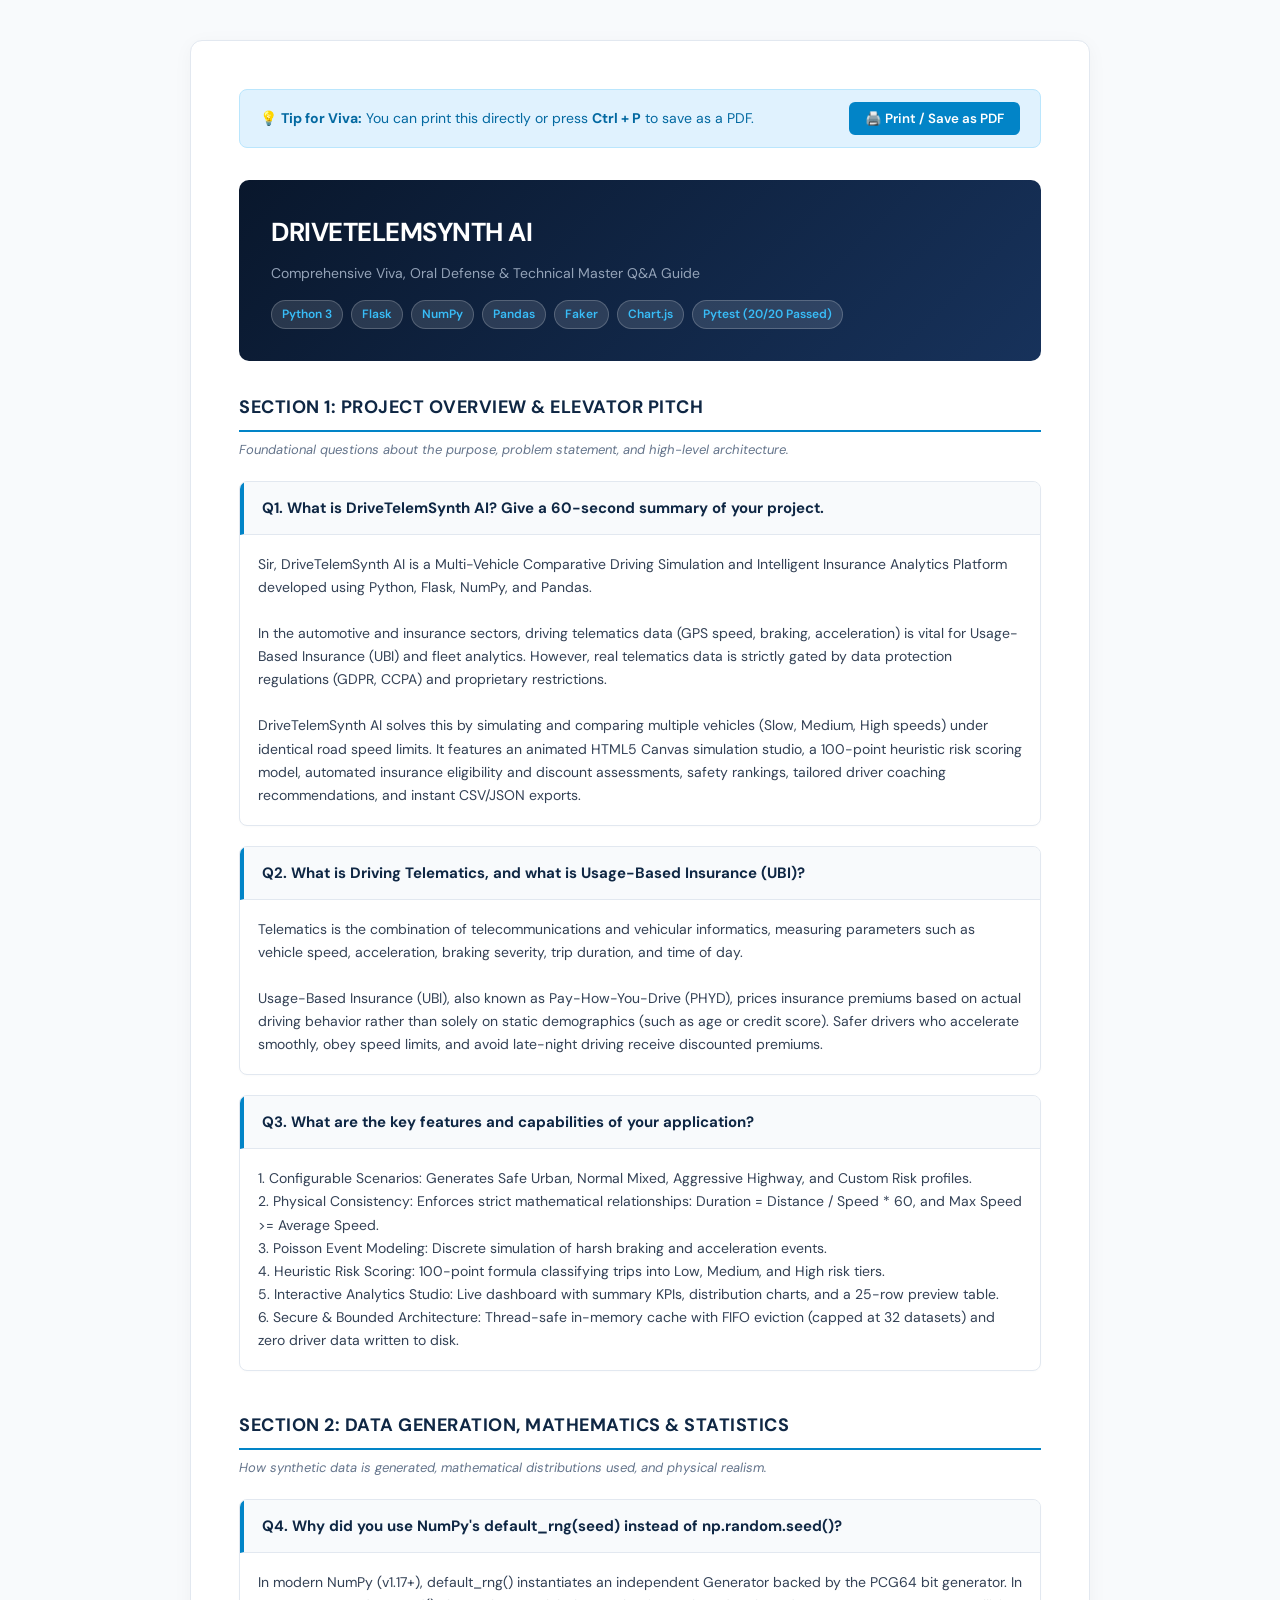
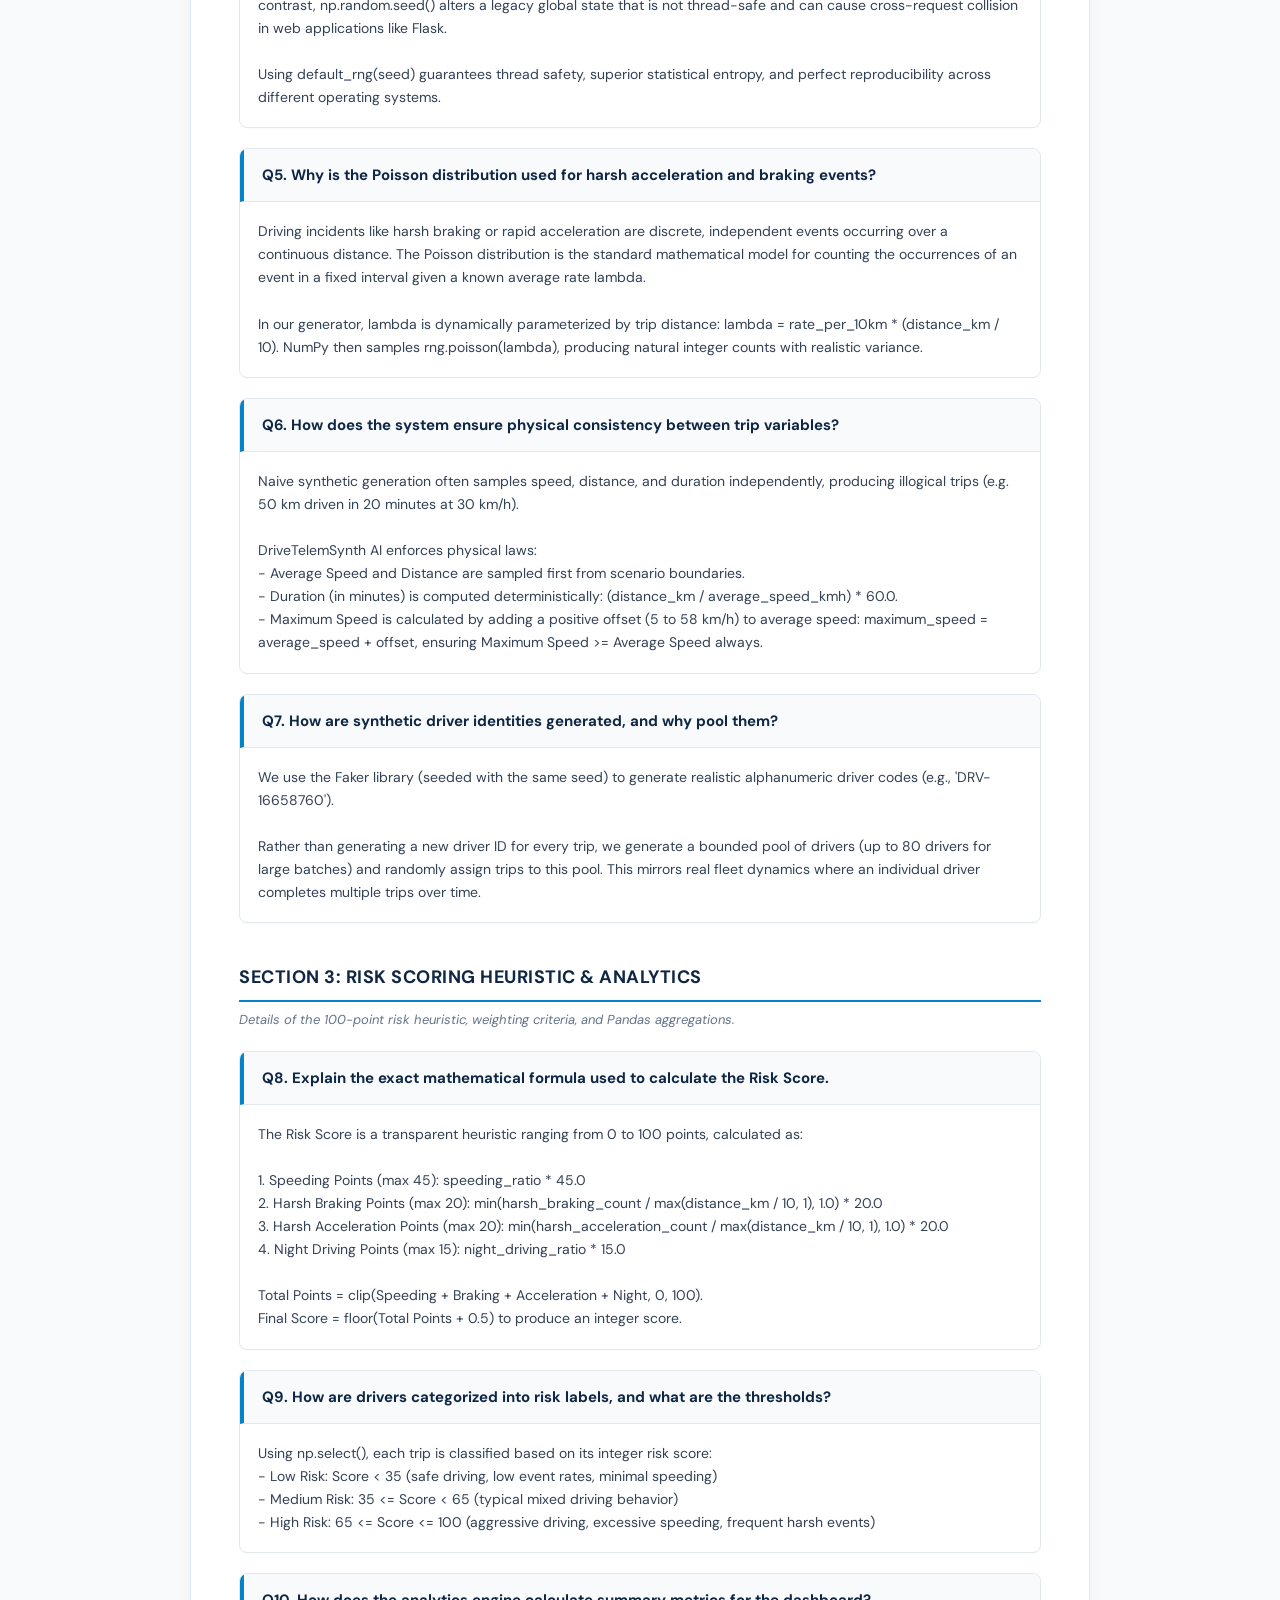
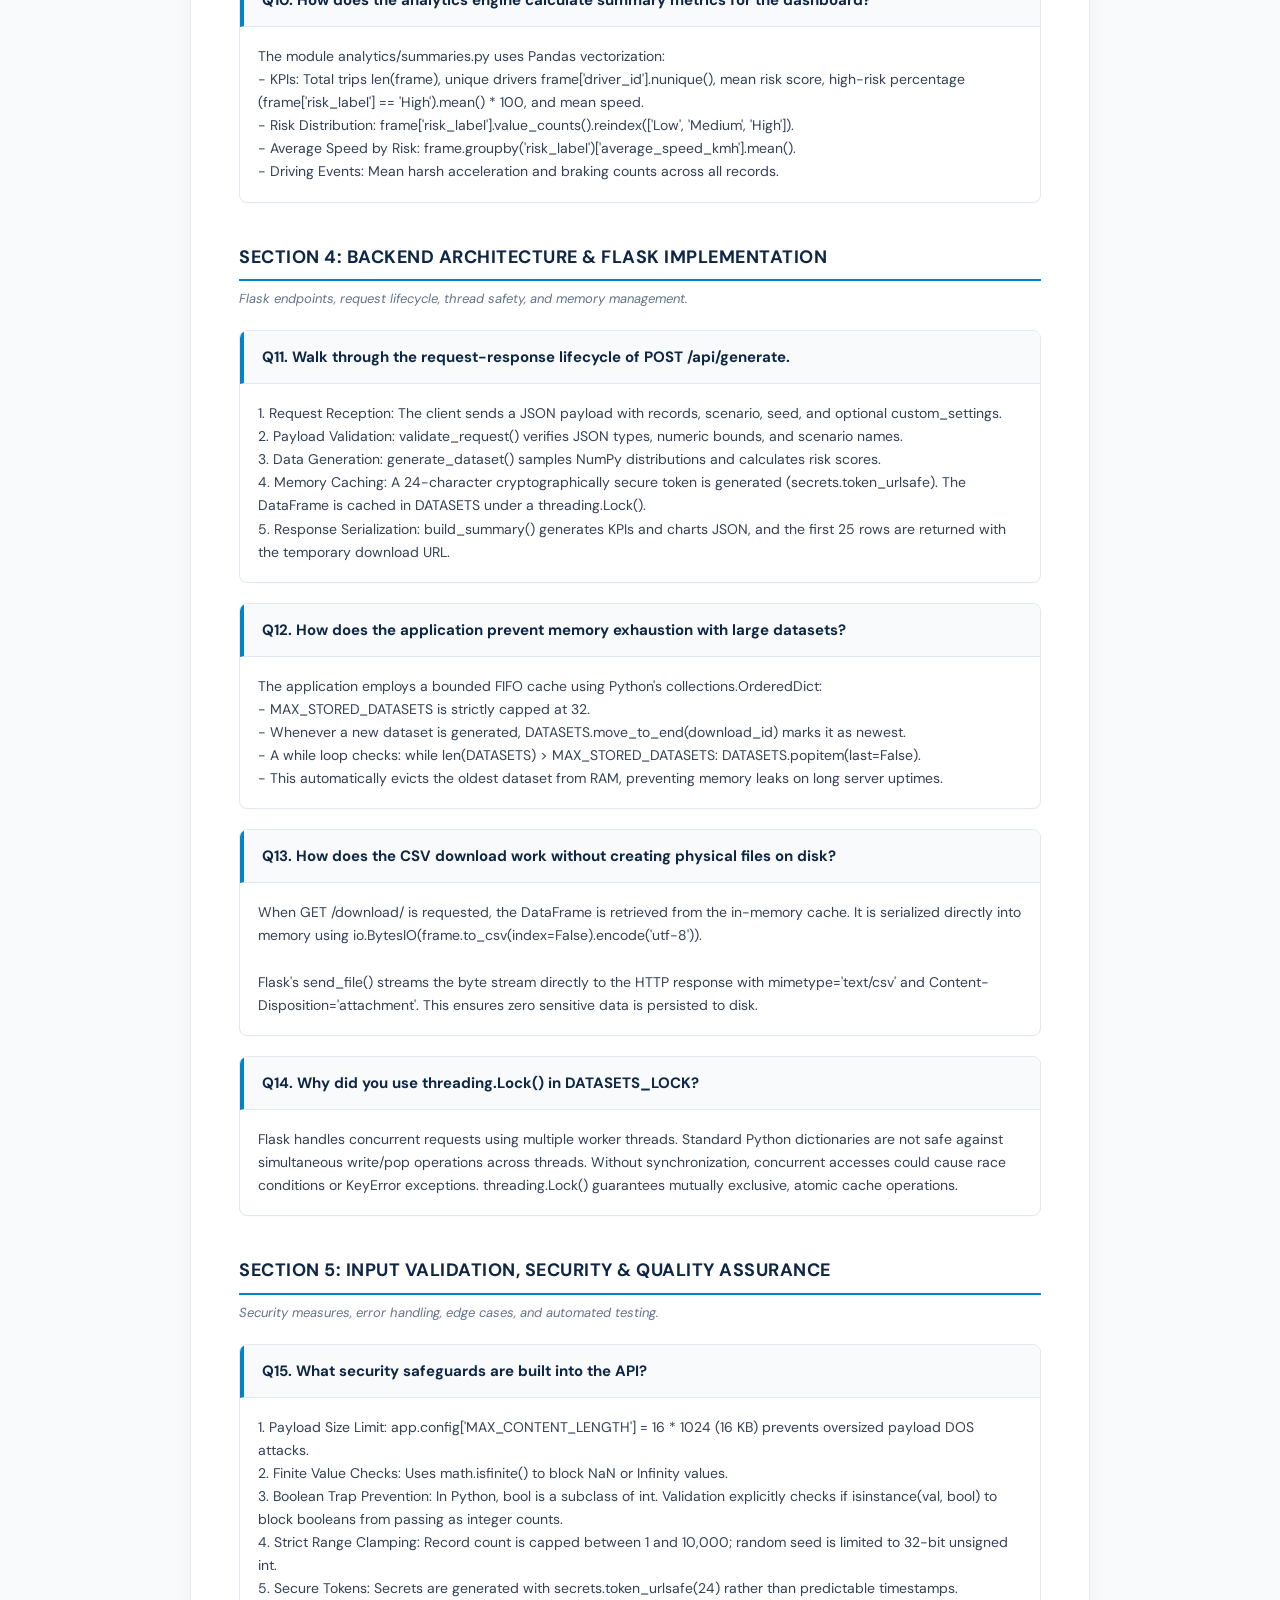
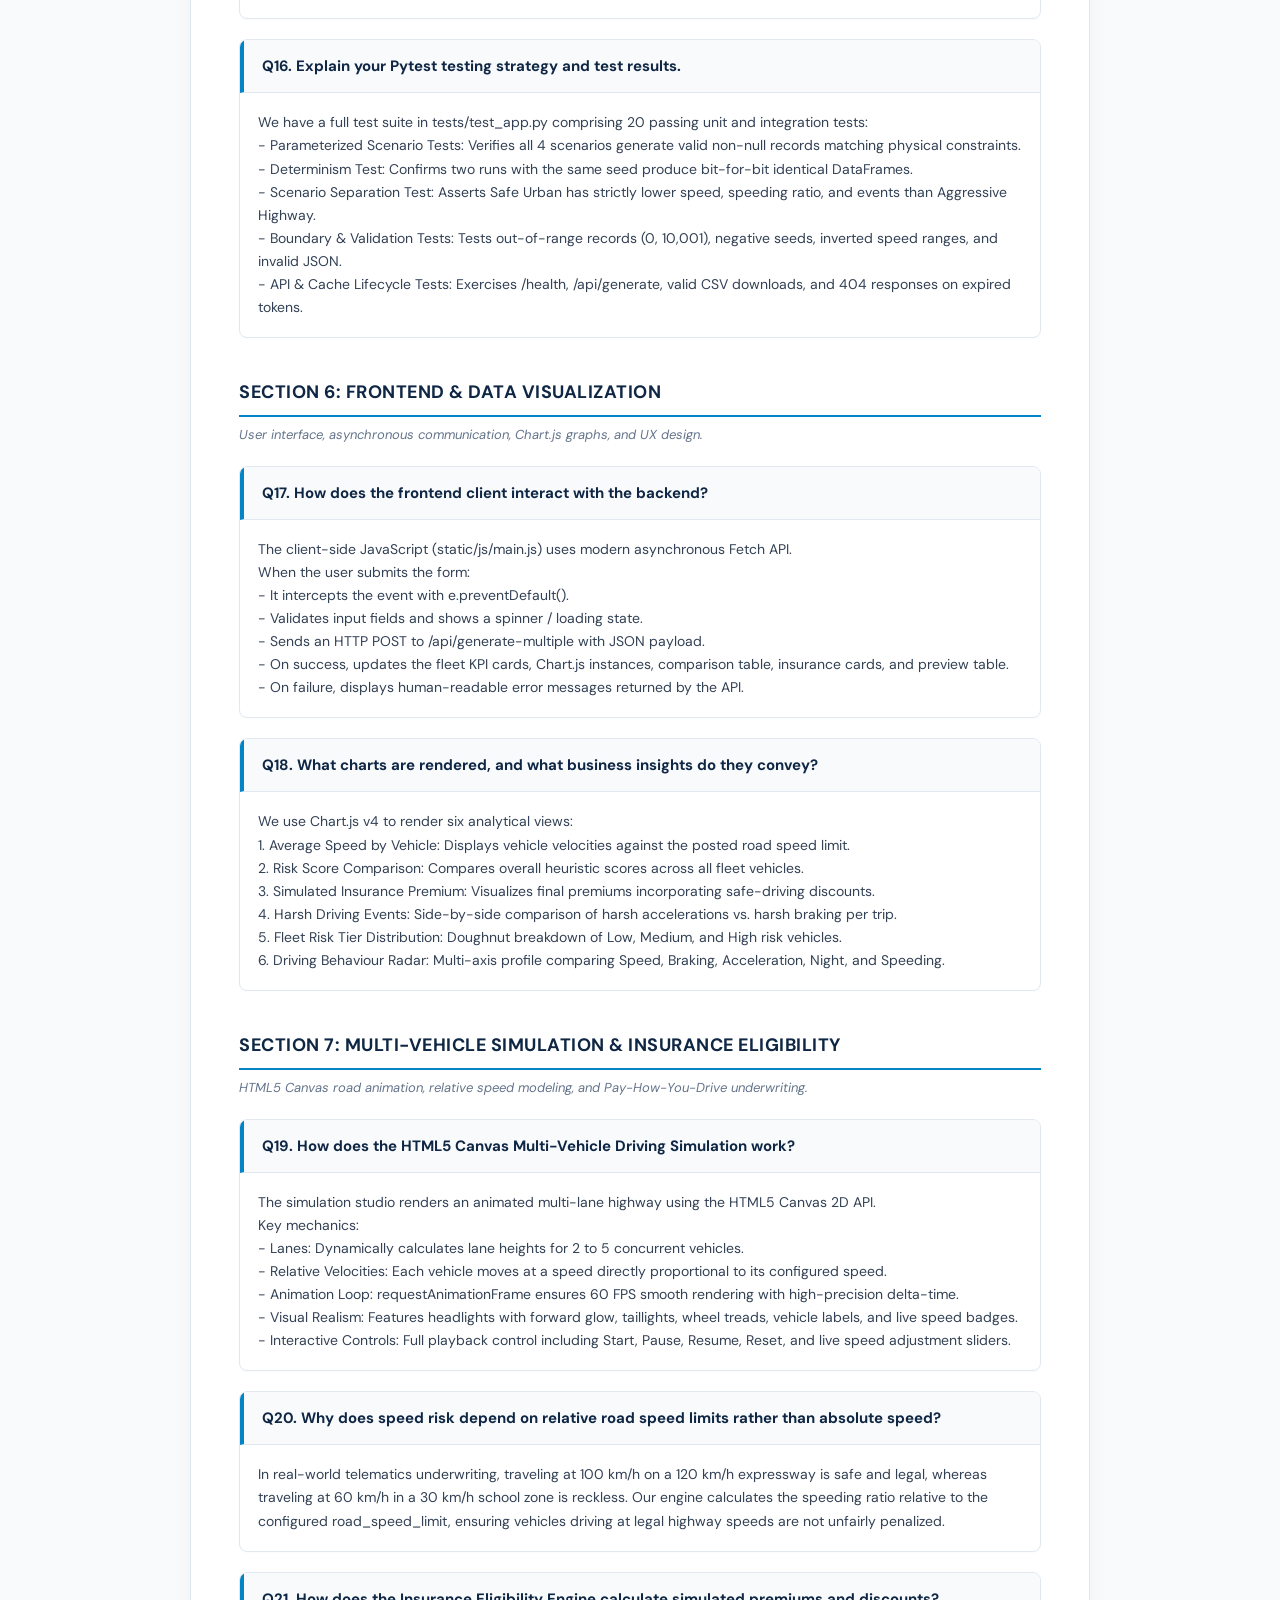
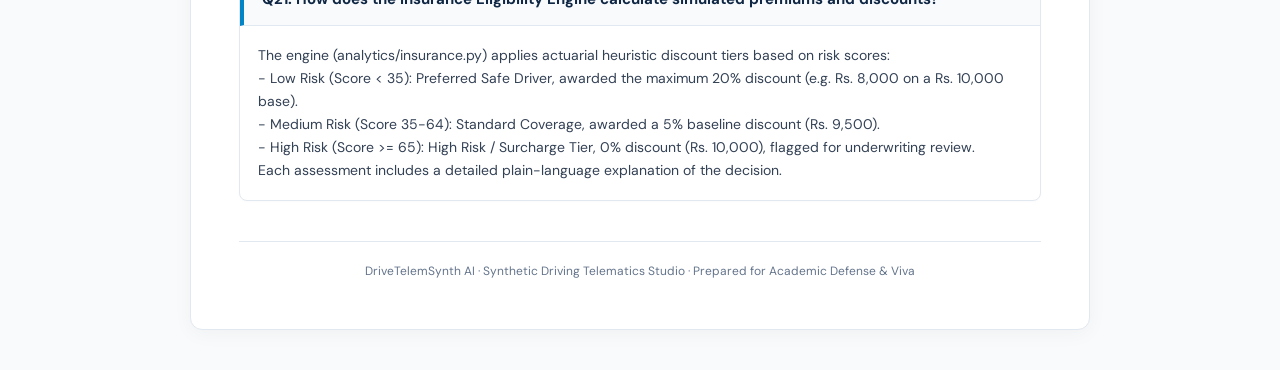
<file: DriveTelemSynth_AI_Viva_QA_Guide.html>
<!doctype html>
<html lang="en">
<head>
  <meta charset="utf-8">
  <meta name="viewport" content="width=device-width, initial-scale=1">
  <title>DriveTelemSynth AI — Project Viva & Oral Defense Q&A Guide</title>
  <link rel="preconnect" href="https://fonts.googleapis.com">
  <link rel="preconnect" href="https://fonts.gstatic.com" crossorigin>
  <link href="https://fonts.googleapis.com/css2?family=DM+Sans:wght@400;500;600;700&family=JetBrains+Mono:wght@400;600&display=swap" rel="stylesheet">
  <style>
    :root {
      --primary: #0f2744;
      --primary-light: #1e3a8a;
      --accent: #0284c7;
      --bg: #f8fafc;
      --card-bg: #ffffff;
      --border: #e2e8f0;
      --text-main: #1e293b;
      --text-muted: #64748b;
      --code-bg: #f1f5f9;
    }
    * { box-sizing: border-box; margin: 0; padding: 0; }
    body {
      font-family: 'DM Sans', -apple-system, BlinkMacSystemFont, 'Segoe UI', Roboto, sans-serif;
      background-color: var(--bg);
      color: var(--text-main);
      line-height: 1.6;
      padding: 40px 20px;
    }
    .container {
      max-width: 900px;
      margin: 0 auto;
      background: var(--card-bg);
      border: 1px solid var(--border);
      border-radius: 12px;
      padding: 48px;
      box-shadow: 0 4px 20px rgba(0,0,0,0.04);
    }
    .header-banner {
      background: linear-gradient(135deg, #09172c 0%, #17325b 100%);
      color: white;
      border-radius: 10px;
      padding: 32px;
      margin-bottom: 32px;
    }
    .header-banner h1 {
      font-size: 26px;
      font-weight: 700;
      letter-spacing: -0.5px;
      margin-bottom: 8px;
    }
    .header-banner p {
      color: #94a3b8;
      font-size: 14px;
      margin-bottom: 16px;
    }
    .pill-row {
      display: flex;
      flex-wrap: wrap;
      gap: 8px;
    }
    .pill {
      background: rgba(255, 255, 255, 0.12);
      border: 1px solid rgba(255, 255, 255, 0.2);
      color: #38bdf8;
      font-size: 12px;
      font-weight: 600;
      padding: 4px 10px;
      border-radius: 20px;
    }
    .print-bar {
      display: flex;
      justify-content: space-between;
      align-items: center;
      background: #e0f2fe;
      border: 1px solid #bae6fd;
      padding: 12px 20px;
      border-radius: 8px;
      margin-bottom: 32px;
      font-size: 14px;
      color: #0369a1;
    }
    .btn-print {
      background: #0284c7;
      color: white;
      border: none;
      padding: 8px 16px;
      border-radius: 6px;
      font-weight: 600;
      cursor: pointer;
      font-family: inherit;
    }
    .btn-print:hover { background: #0369a1; }
    .section-block {
      margin-bottom: 40px;
    }
    .section-title {
      font-size: 18px;
      font-weight: 700;
      color: var(--primary);
      border-bottom: 2px solid var(--accent);
      padding-bottom: 8px;
      margin-bottom: 8px;
      text-transform: uppercase;
      letter-spacing: 0.5px;
    }
    .section-desc {
      font-size: 13px;
      color: var(--text-muted);
      margin-bottom: 20px;
      font-style: italic;
    }
    .qa-card {
      background: #ffffff;
      border: 1px solid var(--border);
      border-radius: 8px;
      margin-bottom: 20px;
      overflow: hidden;
      box-shadow: 0 1px 3px rgba(0,0,0,0.02);
    }
    .q-header {
      background: #f8fafc;
      border-left: 4px solid var(--accent);
      padding: 14px 18px;
      font-weight: 700;
      font-size: 15px;
      color: var(--primary);
      border-bottom: 1px solid var(--border);
    }
    .a-body {
      padding: 18px;
      font-size: 14px;
      color: #334155;
      white-space: pre-line;
      line-height: 1.65;
    }
    .a-body code {
      font-family: 'JetBrains Mono', monospace;
      background: var(--code-bg);
      padding: 2px 5px;
      border-radius: 4px;
      font-size: 12.5px;
      color: #0369a1;
    }
    @media print {
      body { background: white; padding: 0; }
      .container { border: none; box-shadow: none; padding: 0; max-width: 100%; }
      .print-bar { display: none; }
      .qa-card { page-break-inside: avoid; }
      .header-banner { background: #0f2744 !important; color: white !important; -webkit-print-color-adjust: exact; }
    }
  </style>
</head>
<body>
  <div class="container">
    <div class="print-bar">
      <span>💡 <strong>Tip for Viva:</strong> You can print this directly or press <strong>Ctrl + P</strong> to save as a PDF.</span>
      <button class="btn-print" onclick="window.print()">🖨️ Print / Save as PDF</button>
    </div>

    <div class="header-banner">
      <h1>DRIVETELEMSYNTH AI</h1>
      <p>Comprehensive Viva, Oral Defense & Technical Master Q&A Guide</p>
      <div class="pill-row">
        <span class="pill">Python 3</span>
        <span class="pill">Flask</span>
        <span class="pill">NumPy</span>
        <span class="pill">Pandas</span>
        <span class="pill">Faker</span>
        <span class="pill">Chart.js</span>
        <span class="pill">Pytest (20/20 Passed)</span>
      </div>
    </div>

    <div class="section-block">
      <h2 class="section-title">SECTION 1: PROJECT OVERVIEW & ELEVATOR PITCH</h2>
      <p class="section-desc">Foundational questions about the purpose, problem statement, and high-level architecture.</p>

      <div class="qa-card">
        <div class="q-header">Q1. What is DriveTelemSynth AI? Give a 60-second summary of your project.</div>
        <div class="a-body">Sir, DriveTelemSynth AI is a Multi-Vehicle Comparative Driving Simulation and Intelligent Insurance Analytics Platform developed using Python, Flask, NumPy, and Pandas.

In the automotive and insurance sectors, driving telematics data (GPS speed, braking, acceleration) is vital for Usage-Based Insurance (UBI) and fleet analytics. However, real telematics data is strictly gated by data protection regulations (GDPR, CCPA) and proprietary restrictions.

DriveTelemSynth AI solves this by simulating and comparing multiple vehicles (Slow, Medium, High speeds) under identical road speed limits. It features an animated HTML5 Canvas simulation studio, a 100-point heuristic risk scoring model, automated insurance eligibility and discount assessments, safety rankings, tailored driver coaching recommendations, and instant CSV/JSON exports.</div>
      </div>

      <div class="qa-card">
        <div class="q-header">Q2. What is Driving Telematics, and what is Usage-Based Insurance (UBI)?</div>
        <div class="a-body">Telematics is the combination of telecommunications and vehicular informatics, measuring parameters such as vehicle speed, acceleration, braking severity, trip duration, and time of day.

Usage-Based Insurance (UBI), also known as Pay-How-You-Drive (PHYD), prices insurance premiums based on actual driving behavior rather than solely on static demographics (such as age or credit score). Safer drivers who accelerate smoothly, obey speed limits, and avoid late-night driving receive discounted premiums.</div>
      </div>

      <div class="qa-card">
        <div class="q-header">Q3. What are the key features and capabilities of your application?</div>
        <div class="a-body">1. Configurable Scenarios: Generates Safe Urban, Normal Mixed, Aggressive Highway, and Custom Risk profiles.
2. Physical Consistency: Enforces strict mathematical relationships: Duration = Distance / Speed * 60, and Max Speed >= Average Speed.
3. Poisson Event Modeling: Discrete simulation of harsh braking and acceleration events.
4. Heuristic Risk Scoring: 100-point formula classifying trips into Low, Medium, and High risk tiers.
5. Interactive Analytics Studio: Live dashboard with summary KPIs, distribution charts, and a 25-row preview table.
6. Secure & Bounded Architecture: Thread-safe in-memory cache with FIFO eviction (capped at 32 datasets) and zero driver data written to disk.</div>
      </div>
    </div>

    <div class="section-block">
      <h2 class="section-title">SECTION 2: DATA GENERATION, MATHEMATICS & STATISTICS</h2>
      <p class="section-desc">How synthetic data is generated, mathematical distributions used, and physical realism.</p>

      <div class="qa-card">
        <div class="q-header">Q4. Why did you use NumPy's default_rng(seed) instead of np.random.seed()?</div>
        <div class="a-body">In modern NumPy (v1.17+), default_rng() instantiates an independent Generator backed by the PCG64 bit generator. In contrast, np.random.seed() alters a legacy global state that is not thread-safe and can cause cross-request collision in web applications like Flask.

Using default_rng(seed) guarantees thread safety, superior statistical entropy, and perfect reproducibility across different operating systems.</div>
      </div>

      <div class="qa-card">
        <div class="q-header">Q5. Why is the Poisson distribution used for harsh acceleration and braking events?</div>
        <div class="a-body">Driving incidents like harsh braking or rapid acceleration are discrete, independent events occurring over a continuous distance. The Poisson distribution is the standard mathematical model for counting the occurrences of an event in a fixed interval given a known average rate lambda.

In our generator, lambda is dynamically parameterized by trip distance: lambda = rate_per_10km * (distance_km / 10). NumPy then samples rng.poisson(lambda), producing natural integer counts with realistic variance.</div>
      </div>

      <div class="qa-card">
        <div class="q-header">Q6. How does the system ensure physical consistency between trip variables?</div>
        <div class="a-body">Naive synthetic generation often samples speed, distance, and duration independently, producing illogical trips (e.g. 50 km driven in 20 minutes at 30 km/h).

DriveTelemSynth AI enforces physical laws:
- Average Speed and Distance are sampled first from scenario boundaries.
- Duration (in minutes) is computed deterministically: (distance_km / average_speed_kmh) * 60.0.
- Maximum Speed is calculated by adding a positive offset (5 to 58 km/h) to average speed: maximum_speed = average_speed + offset, ensuring Maximum Speed >= Average Speed always.</div>
      </div>

      <div class="qa-card">
        <div class="q-header">Q7. How are synthetic driver identities generated, and why pool them?</div>
        <div class="a-body">We use the Faker library (seeded with the same seed) to generate realistic alphanumeric driver codes (e.g., 'DRV-16658760').

Rather than generating a new driver ID for every trip, we generate a bounded pool of drivers (up to 80 drivers for large batches) and randomly assign trips to this pool. This mirrors real fleet dynamics where an individual driver completes multiple trips over time.</div>
      </div>
    </div>

    <div class="section-block">
      <h2 class="section-title">SECTION 3: RISK SCORING HEURISTIC & ANALYTICS</h2>
      <p class="section-desc">Details of the 100-point risk heuristic, weighting criteria, and Pandas aggregations.</p>

      <div class="qa-card">
        <div class="q-header">Q8. Explain the exact mathematical formula used to calculate the Risk Score.</div>
        <div class="a-body">The Risk Score is a transparent heuristic ranging from 0 to 100 points, calculated as:

1. Speeding Points (max 45): speeding_ratio * 45.0
2. Harsh Braking Points (max 20): min(harsh_braking_count / max(distance_km / 10, 1), 1.0) * 20.0
3. Harsh Acceleration Points (max 20): min(harsh_acceleration_count / max(distance_km / 10, 1), 1.0) * 20.0
4. Night Driving Points (max 15): night_driving_ratio * 15.0

Total Points = clip(Speeding + Braking + Acceleration + Night, 0, 100).
Final Score = floor(Total Points + 0.5) to produce an integer score.</div>
      </div>

      <div class="qa-card">
        <div class="q-header">Q9. How are drivers categorized into risk labels, and what are the thresholds?</div>
        <div class="a-body">Using np.select(), each trip is classified based on its integer risk score:
- Low Risk: Score < 35 (safe driving, low event rates, minimal speeding)
- Medium Risk: 35 <= Score < 65 (typical mixed driving behavior)
- High Risk: 65 <= Score <= 100 (aggressive driving, excessive speeding, frequent harsh events)</div>
      </div>

      <div class="qa-card">
        <div class="q-header">Q10. How does the analytics engine calculate summary metrics for the dashboard?</div>
        <div class="a-body">The module analytics/summaries.py uses Pandas vectorization:
- KPIs: Total trips len(frame), unique drivers frame['driver_id'].nunique(), mean risk score, high-risk percentage (frame['risk_label'] == 'High').mean() * 100, and mean speed.
- Risk Distribution: frame['risk_label'].value_counts().reindex(['Low', 'Medium', 'High']).
- Average Speed by Risk: frame.groupby('risk_label')['average_speed_kmh'].mean().
- Driving Events: Mean harsh acceleration and braking counts across all records.</div>
      </div>
    </div>

    <div class="section-block">
      <h2 class="section-title">SECTION 4: BACKEND ARCHITECTURE & FLASK IMPLEMENTATION</h2>
      <p class="section-desc">Flask endpoints, request lifecycle, thread safety, and memory management.</p>

      <div class="qa-card">
        <div class="q-header">Q11. Walk through the request-response lifecycle of POST /api/generate.</div>
        <div class="a-body">1. Request Reception: The client sends a JSON payload with records, scenario, seed, and optional custom_settings.
2. Payload Validation: validate_request() verifies JSON types, numeric bounds, and scenario names.
3. Data Generation: generate_dataset() samples NumPy distributions and calculates risk scores.
4. Memory Caching: A 24-character cryptographically secure token is generated (secrets.token_urlsafe). The DataFrame is cached in DATASETS under a threading.Lock().
5. Response Serialization: build_summary() generates KPIs and charts JSON, and the first 25 rows are returned with the temporary download URL.</div>
      </div>

      <div class="qa-card">
        <div class="q-header">Q12. How does the application prevent memory exhaustion with large datasets?</div>
        <div class="a-body">The application employs a bounded FIFO cache using Python's collections.OrderedDict:
- MAX_STORED_DATASETS is strictly capped at 32.
- Whenever a new dataset is generated, DATASETS.move_to_end(download_id) marks it as newest.
- A while loop checks: while len(DATASETS) > MAX_STORED_DATASETS: DATASETS.popitem(last=False).
- This automatically evicts the oldest dataset from RAM, preventing memory leaks on long server uptimes.</div>
      </div>

      <div class="qa-card">
        <div class="q-header">Q13. How does the CSV download work without creating physical files on disk?</div>
        <div class="a-body">When GET /download/<download_id> is requested, the DataFrame is retrieved from the in-memory cache. It is serialized directly into memory using io.BytesIO(frame.to_csv(index=False).encode('utf-8')).

Flask's send_file() streams the byte stream directly to the HTTP response with mimetype='text/csv' and Content-Disposition='attachment'. This ensures zero sensitive data is persisted to disk.</div>
      </div>

      <div class="qa-card">
        <div class="q-header">Q14. Why did you use threading.Lock() in DATASETS_LOCK?</div>
        <div class="a-body">Flask handles concurrent requests using multiple worker threads. Standard Python dictionaries are not safe against simultaneous write/pop operations across threads. Without synchronization, concurrent accesses could cause race conditions or KeyError exceptions. threading.Lock() guarantees mutually exclusive, atomic cache operations.</div>
      </div>
    </div>

    <div class="section-block">
      <h2 class="section-title">SECTION 5: INPUT VALIDATION, SECURITY & QUALITY ASSURANCE</h2>
      <p class="section-desc">Security measures, error handling, edge cases, and automated testing.</p>

      <div class="qa-card">
        <div class="q-header">Q15. What security safeguards are built into the API?</div>
        <div class="a-body">1. Payload Size Limit: app.config['MAX_CONTENT_LENGTH'] = 16 * 1024 (16 KB) prevents oversized payload DOS attacks.
2. Finite Value Checks: Uses math.isfinite() to block NaN or Infinity values.
3. Boolean Trap Prevention: In Python, bool is a subclass of int. Validation explicitly checks if isinstance(val, bool) to block booleans from passing as integer counts.
4. Strict Range Clamping: Record count is capped between 1 and 10,000; random seed is limited to 32-bit unsigned int.
5. Secure Tokens: Secrets are generated with secrets.token_urlsafe(24) rather than predictable timestamps.</div>
      </div>

      <div class="qa-card">
        <div class="q-header">Q16. Explain your Pytest testing strategy and test results.</div>
        <div class="a-body">We have a full test suite in tests/test_app.py comprising 20 passing unit and integration tests:
- Parameterized Scenario Tests: Verifies all 4 scenarios generate valid non-null records matching physical constraints.
- Determinism Test: Confirms two runs with the same seed produce bit-for-bit identical DataFrames.
- Scenario Separation Test: Asserts Safe Urban has strictly lower speed, speeding ratio, and events than Aggressive Highway.
- Boundary & Validation Tests: Tests out-of-range records (0, 10,001), negative seeds, inverted speed ranges, and invalid JSON.
- API & Cache Lifecycle Tests: Exercises /health, /api/generate, valid CSV downloads, and 404 responses on expired tokens.</div>
      </div>
    </div>

    <div class="section-block">
      <h2 class="section-title">SECTION 6: FRONTEND & DATA VISUALIZATION</h2>
      <p class="section-desc">User interface, asynchronous communication, Chart.js graphs, and UX design.</p>

      <div class="qa-card">
        <div class="q-header">Q17. How does the frontend client interact with the backend?</div>
        <div class="a-body">The client-side JavaScript (static/js/main.js) uses modern asynchronous Fetch API.
When the user submits the form:
- It intercepts the event with e.preventDefault().
- Validates input fields and shows a spinner / loading state.
- Sends an HTTP POST to /api/generate-multiple with JSON payload.
- On success, updates the fleet KPI cards, Chart.js instances, comparison table, insurance cards, and preview table.
- On failure, displays human-readable error messages returned by the API.</div>
      </div>

      <div class="qa-card">
        <div class="q-header">Q18. What charts are rendered, and what business insights do they convey?</div>
        <div class="a-body">We use Chart.js v4 to render six analytical views:
1. Average Speed by Vehicle: Displays vehicle velocities against the posted road speed limit.
2. Risk Score Comparison: Compares overall heuristic scores across all fleet vehicles.
3. Simulated Insurance Premium: Visualizes final premiums incorporating safe-driving discounts.
4. Harsh Driving Events: Side-by-side comparison of harsh accelerations vs. harsh braking per trip.
5. Fleet Risk Tier Distribution: Doughnut breakdown of Low, Medium, and High risk vehicles.
6. Driving Behaviour Radar: Multi-axis profile comparing Speed, Braking, Acceleration, Night, and Speeding.</div>
      </div>
    </div>

    <div class="section-block">
      <h2 class="section-title">SECTION 7: MULTI-VEHICLE SIMULATION & INSURANCE ELIGIBILITY</h2>
      <p class="section-desc">HTML5 Canvas road animation, relative speed modeling, and Pay-How-You-Drive underwriting.</p>

      <div class="qa-card">
        <div class="q-header">Q19. How does the HTML5 Canvas Multi-Vehicle Driving Simulation work?</div>
        <div class="a-body">The simulation studio renders an animated multi-lane highway using the HTML5 Canvas 2D API.
Key mechanics:
- Lanes: Dynamically calculates lane heights for 2 to 5 concurrent vehicles.
- Relative Velocities: Each vehicle moves at a speed directly proportional to its configured speed.
- Animation Loop: requestAnimationFrame ensures 60 FPS smooth rendering with high-precision delta-time.
- Visual Realism: Features headlights with forward glow, taillights, wheel treads, vehicle labels, and live speed badges.
- Interactive Controls: Full playback control including Start, Pause, Resume, Reset, and live speed adjustment sliders.</div>
      </div>

      <div class="qa-card">
        <div class="q-header">Q20. Why does speed risk depend on relative road speed limits rather than absolute speed?</div>
        <div class="a-body">In real-world telematics underwriting, traveling at 100 km/h on a 120 km/h expressway is safe and legal, whereas traveling at 60 km/h in a 30 km/h school zone is reckless. Our engine calculates the speeding ratio relative to the configured road_speed_limit, ensuring vehicles driving at legal highway speeds are not unfairly penalized.</div>
      </div>

      <div class="qa-card">
        <div class="q-header">Q21. How does the Insurance Eligibility Engine calculate simulated premiums and discounts?</div>
        <div class="a-body">The engine (analytics/insurance.py) applies actuarial heuristic discount tiers based on risk scores:
- Low Risk (Score < 35): Preferred Safe Driver, awarded the maximum 20% discount (e.g. Rs. 8,000 on a Rs. 10,000 base).
- Medium Risk (Score 35-64): Standard Coverage, awarded a 5% baseline discount (Rs. 9,500).
- High Risk (Score >= 65): High Risk / Surcharge Tier, 0% discount (Rs. 10,000), flagged for underwriting review.
Each assessment includes a detailed plain-language explanation of the decision.</div>
      </div>
    </div>

    <footer style="margin-top: 40px; padding-top: 20px; border-top: 1px solid var(--border); font-size: 12px; color: var(--text-muted); text-align: center;">
      DriveTelemSynth AI · Synthetic Driving Telematics Studio · Prepared for Academic Defense & Viva
    </footer>
  </div>
</body>
</html>
</file>
